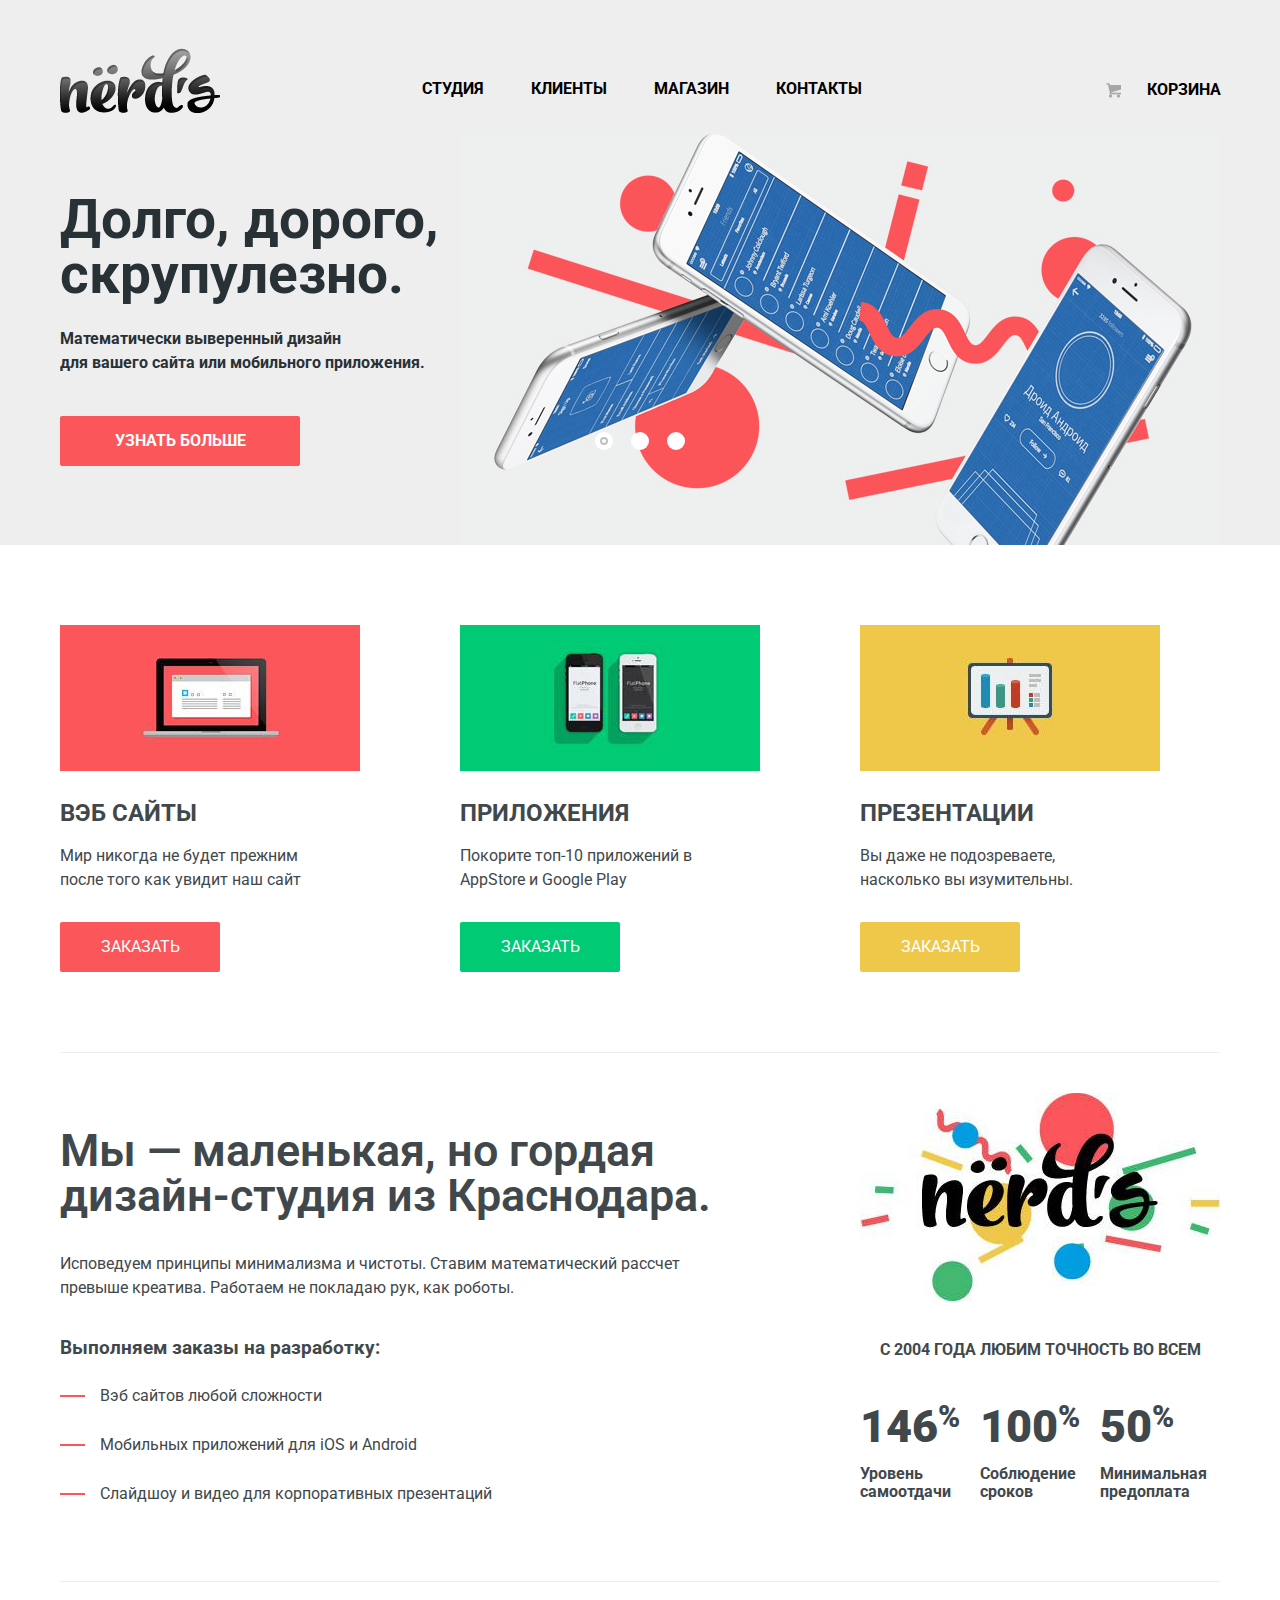
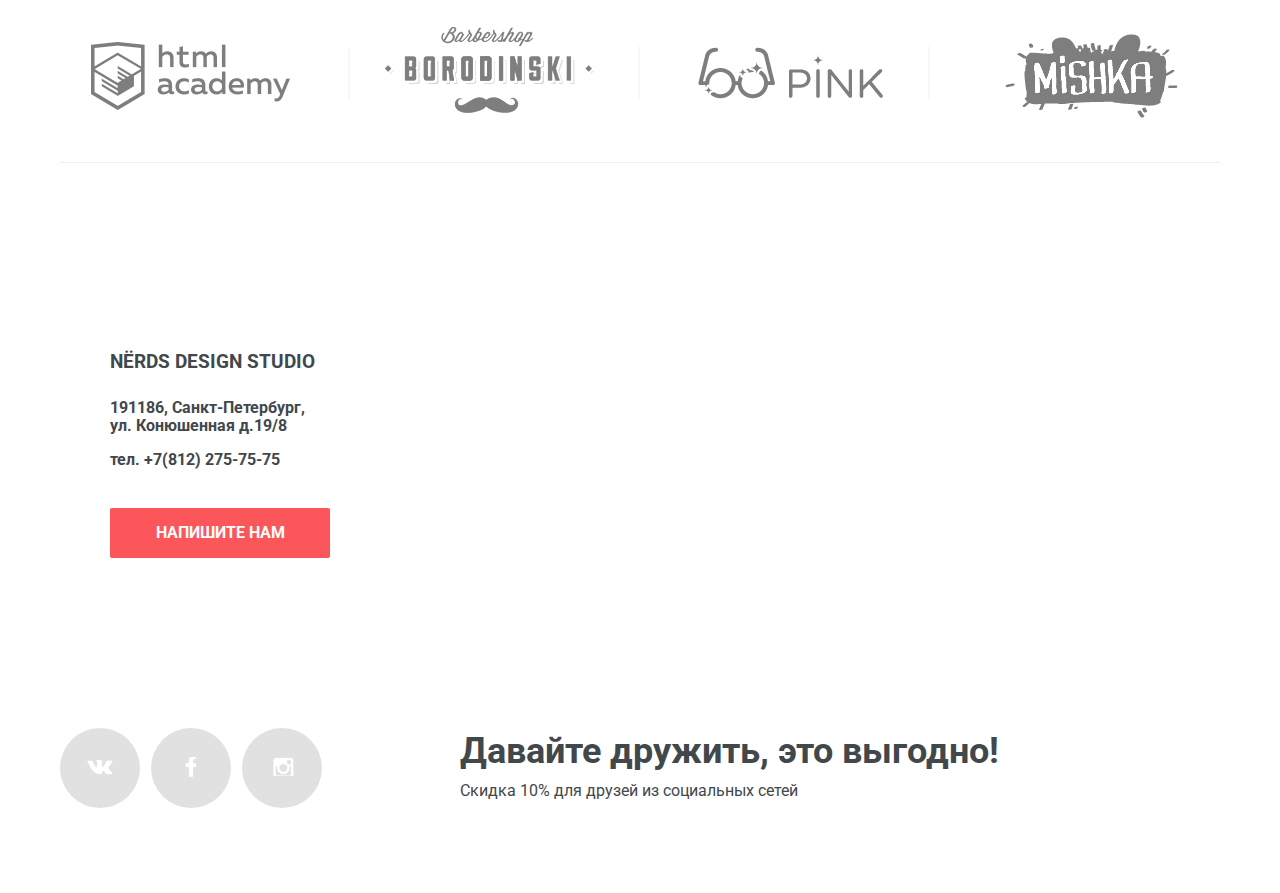
<file: index.html>
<!DOCTYPE html>
<html lang="ru">

<head>
    <meta charset="utf-8">
    <title>HTML Academy: Нёрдс</title>
    <link href="https://fonts.googleapis.com/css?family=Roboto:400,700&amp;subset=cyrillic" rel="stylesheet">
    <link rel="stylesheet" href="css/normalize.css">
    <link rel="stylesheet" href="css/min.style.css">
</head>
<body>
    <header class="main_header">
        <div class="container clearfix">
            <div class="logo">
                <a href="index.html"> <img src="img/nerds-logo.png" width="160" height="65" alt="Нёрдс"></a>
            </div>
            <nav class="nav_navigation ">
                <ul>
                    <li><a href="#">Студия</a></li>
                    <li><a href="#">Клиенты</a></li>
                    <li><a href="catalog.html">Магазин</a></li>
                    <li><a href="#">Контакты</a></li>
                </ul>
            </nav>
            <div class="header_cart">
                <a href="#" class="cart">корзина</a>
            </div>
        </div>
        <div class="slider">
            <input type="radio" id="btn-1" name="toggle" checked="checked">
            <input type="radio" id="btn-2" name="toggle">
            <input type="radio" id="btn-3" name="toggle">
            <div class="slider-controls">
                <label for="btn-1"></label>
                <label for="btn-2"></label>
                <label for="btn-3"></label>
            </div>
            <div class="slides">
                <div class="slide slide_1">
                    <div class="slide_text">
                        <div class="slide_title"> Долго, дорого, скрупулезно.</div>
                        <p>Математически выверенный дизайн
                            <br> для вашего сайта или мобильного приложения.</p>
                        <a href="#" class="btn">узнать больше</a>
                    </div>
                </div>
                <div class="slide slide_2">
                    <div class="slide_text">
                        <div class="slide_title"> Любим математику как никто другой</div>
                        <p>Никакого креатива, только математические формулы
                            <br>для расчета идеальных пропорций.</p>
                        <a href="#" class="btn">узнать больше</a>
                    </div>
                </div>
                <div class="slide slide_3">
                    <div class="slide_text">
                        <div class="slide_title"> Только ночь, только хардкор</div>
                        <p>Работать днем, как все? Мы против этого.
                            <br>Ближе к полуночи работа только начинается.</p>
                        <a href="#" class="btn">узнать больше</a>
                    </div>
                </div>
            </div>
        </div>
    </header>
    <main class="content">
        <div class="content_item">
            <div class="container">
                <article class="item">
                    <img src="img/illustration-1.jpg" width="300" height="146" alt="Вэб сайты">
                    <h2>Вэб сайты</h2>
                    <p>Мир никогда не будет прежним
                        <br> после того как увидит наш сайт </p>
                    <a href="#" class="btn red">Заказать</a>
                </article>
                <article class="item">
                    <img src="img/illustration-2.jpg" width="300" height="146" alt="Вэб сайты">
                    <h2>Приложения</h2>
                    <p>Покорите топ-10 приложений в
                        <br>AppStore и Google Play</p>
                    <a href="#" class="btn green">Заказать</a>
                </article>
                <article class="item">
                    <img src="img/illustration-3.jpg" width="300" height="146" alt="Вэб сайты">
                    <h2>Презентации</h2>
                    <p>Вы даже не подозреваете,
                        <br> насколько вы изумительны. </p>
                    <a href="#" class="btn yellow">Заказать</a>
                </article>
            </div>
        </div>
        <div class="content_info">
            <div class="container clearfix">
                <div class="content_info_left">
                    <b>Мы &mdash; маленькая, но гордая дизайн-студия из Краснодара.</b>
                    <p>
                        <br>Исповедуем принципы минимализма и чистоты. Ставим математический рассчет превыше креатива. Работаем не покладаю рук, как роботы.</p>
                    <h3>Выполняем заказы на разработку:</h3>
                    <ul>
                        <li>Вэб сайтов любой сложности</li>
                        <li>Мобильных приложений для iOS и Android</li>
                        <li>Слайдшоу и видео для корпоративных презентаций</li>
                    </ul>
                </div>
                <div class="content_info_right">
                    <div class="content_info_right_img">
                        <img src="img/nerds-illustration.jpg" width="360" height="208" alt="">
                    </div>
                    <h3>С 2004 года любим точность во всем</h3>
                    <div class="procent clearfix">
                        <div class="procent_item"><b>146<span><sup>%</sup></span></b>
                            <p>Уровень самоотдачи</p>
                        </div>
                        <div class="procent_item"><b>100<span><sup>%</sup></span></b>
                            <p>Соблюдение сроков</p>
                        </div>
                        <div class="procent_item"><b>50<span><sup>%</sup></span></b>
                            <p>Минимальная предоплата</p>
                        </div>
                    </div>
                </div>
            </div>
        </div>
        <div class="content_logo ">
            <div class="container clearfix">
                <a href="#" class="logo_item logo_1"> <img src="img/logo_html-acdemy.png" alt="Html-academy" width="199" height="68"> </a>
                <a href="#" class="logo_item logo_2"> <img src="img/logo_borodinski.png" alt="Borodinski" width="209" height="90"></a>
                <a href="#" class="logo_item logo_3"> <img src="img/logo_pink.png" alt="Pink" width="185" height="52"></a>
                <a href="#" class="logo_item logo_4"> <img src="img/logo_mishka.png" alt="Mishka" width="173" height="84"></a>
            </div>
        </div>
        <div class="content_map">
            <div class="container">
                <div class="contact">
                    <h3>NЁRDS DESIGN STUDIO</h3>
                    <p>191186, Санкт-Петербург, ул. Конюшенная д.19/8</p>
                    <p>тел. +7(812) 275-75-75</p>
                    <a href="write_us.html" class="btn write_btn">Напишите нам</a>
                </div>
            </div>
            <iframe class="map" src="https://www.google.com/maps/embed?pb=!1m18!1m12!1m3!1d1998.5991043651586!2d30.320894616097!3d59.938794181876254!2m3!1f0!2f0!3f0!3m2!1i1024!2i768!4f13.1!3m3!1m2!1s0x4696310fca5ba729%3A0xea9c53d4493c879f!2z0JHQvtC70YzRiNCw0Y8g0JrQvtC90Y7RiNC10L3QvdCw0Y8g0YPQuy4sIDE5LCDQodCw0L3QutGCLdCf0LXRgtC10YDQsdGD0YDQsywgMTkxMTg2!5e0!3m2!1sru!2sru!4v1479219650776" height="416" style="border:0" allowfullscreen></iframe>
        </div>
    </main>
    <footer class="main_footer">
        <div class="container clearfix">
            <section class="footer_social">
                <a href="#" class="vk">Вконтакте</a>
                <a href="#" class="fb">Фейсбук</a>
                <a href="#" class="inst">Инстаграм</a>
            </section>
            <section class="main_footer_right">
                <h3>Давайте дружить, это выгодно!</h3>
                <p>Скидка 10% для друзей из социальных сетей</p>
            </section>
        </div>
    </footer>
    <div class="modal_content">
        <button class="modal_content_close" type="button" title="Закрыть">Закрыть</button>
        <h2>Напишите нам</h2>
        <form action="#" class="write_us" method="post">
            <div class="input_container clearfix">
                <label for="name">Ваше имя:</label>
                <label for="email">Ваш e-mail:</label>
                <input type="text" name="name" id="name" placeholder="Представьтесь, пожалуйста">
                <input type="text" name="email" id="email" placeholder="Для отправки ответа">
            </div>
            <label for="message">Текст письма:</label>
            <textarea placeholder=" В свободной форме" name="message" id="message"></textarea>
            <button class="btn" type="submit">Отправить</button>
        </form>
    </div>
    <script type="text/javascript" src="js/min.script.js"></script>
</body>
</html>
</file>
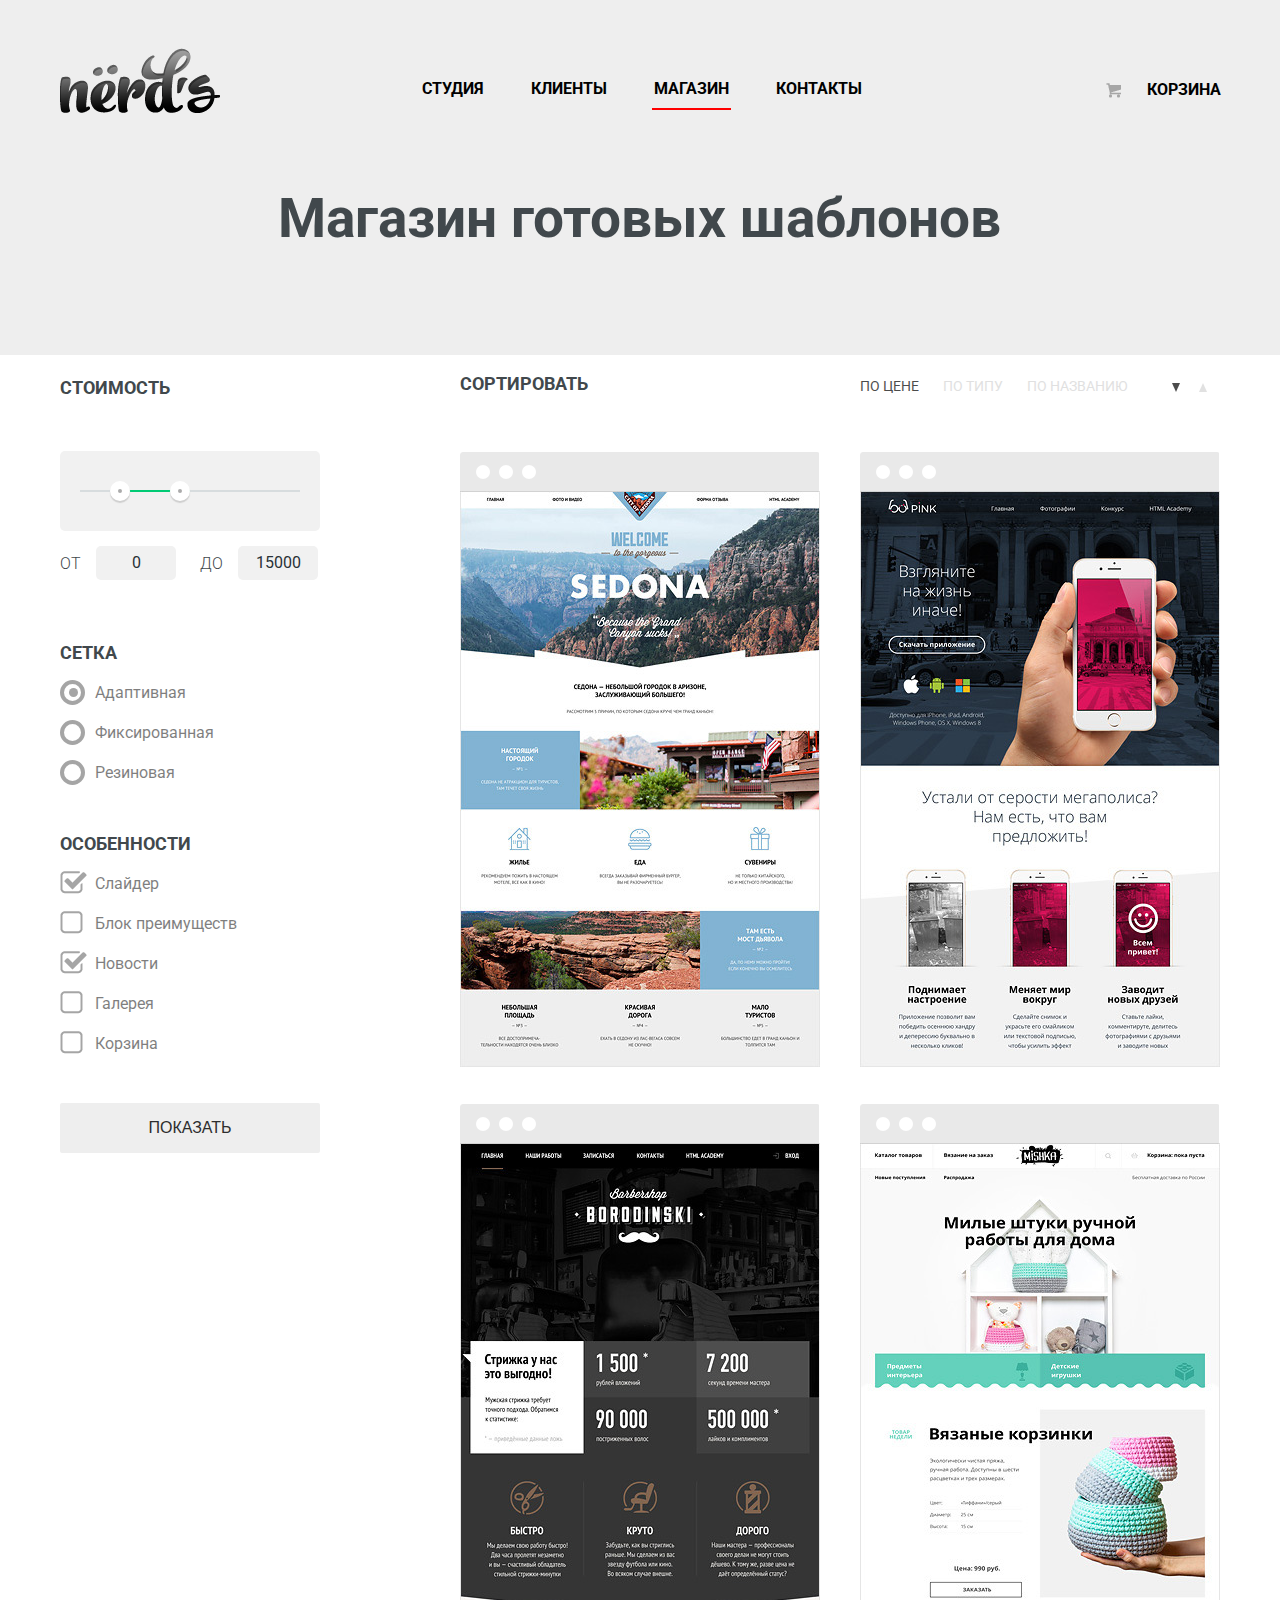
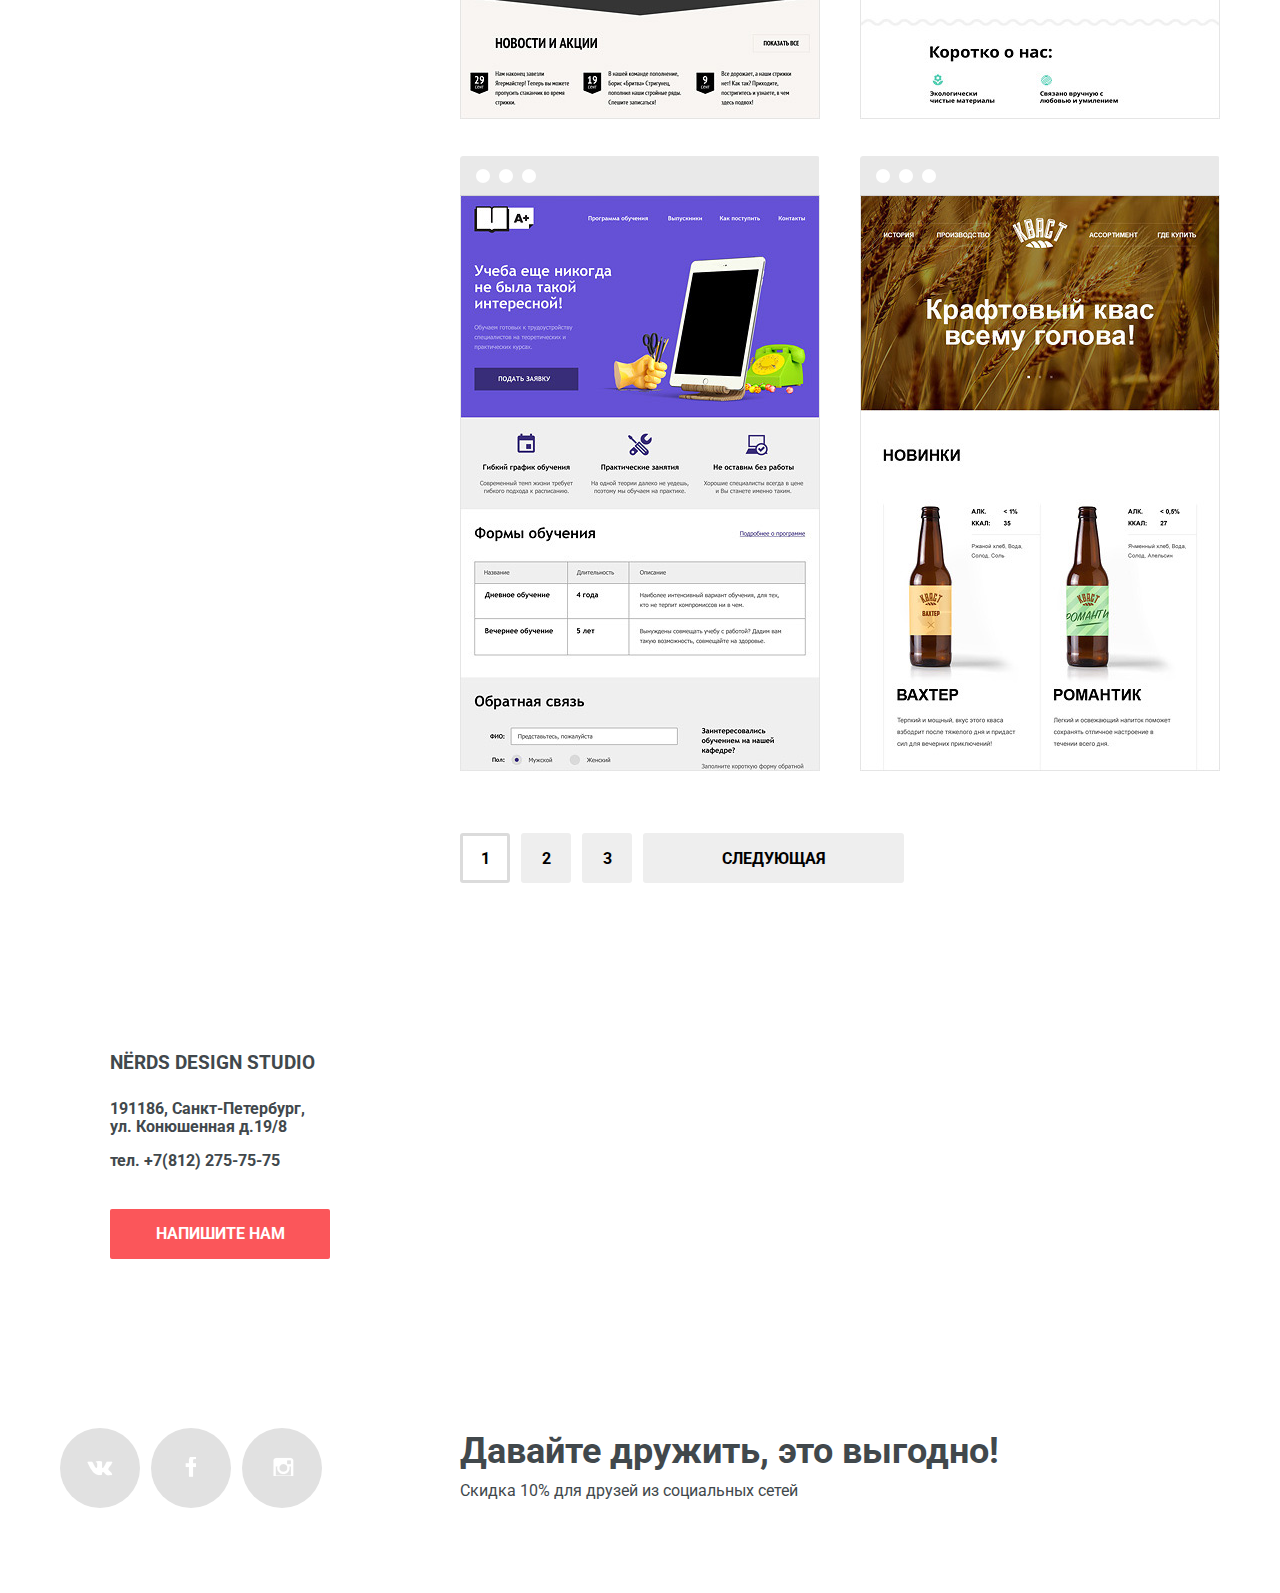
<file: catalog.html>
<!DOCTYPE html>
<html lang="ru">

<head>
    <meta charset="utf-8">
    <title>HTML Academy: Нёрдс Магазин</title>
    <link href="https://fonts.googleapis.com/css?family=Roboto:400,400i,500,500i,700&amp;subset=cyrillic" rel="stylesheet">
    <link rel="stylesheet" href="css/normalize.css">
    <link rel="stylesheet" href="css/min.style.css">
</head>

<body>
    <header class="main_header catalog_header">
        <div class="container clearfix">
            <div class="logo">
                <a href="index.html"><img src="img/nerds-logo.png" width="160" height="65" alt="Нёрдс"></a>
            </div>
            <nav class="nav_navigation">
                <ul>
                    <li><a href="#">Студия</a></li>
                    <li><a href="#">Клиенты</a></li>
                    <li class="active_page"><span>Магазин</span></li>
                    <li><a href="#">Контакты</a></li>
                </ul>
            </nav>
            <div class="header_cart ">
                <a href="#" class="cart">корзина</a>
            </div>
        </div>
        <div class="header_title">
            <h1>Магазин готовых шаблонов</h1></div>
    </header>
    <main class="catalog">
        <div class="container clearfix">
            <div class="catalog_sidebar">
                <p>Стоимость</p>
                <form class="filter" action="filter.html" method="get">
                    <div class="range_filter">
                        <div class="range_controls">
                            <div class="scale">
                                <div class="bar" style="margin-left: 20%; width: 30%"></div>
                            </div>
                            <div class="toggle toggle_min"></div>
                            <div class="toggle toggle_max"></div>
                        </div>
                        <div class="price_controls clearfix">
                            <label class="min_price"><span>от</span>
                                <input name="min_price" type="text" value="0">
                            </label>
                            <label class="max_price"><span>до</span>
                                <input name="max_price" type="text" value="15000">
                            </label>
                        </div>
                    </div>
                    <div class="parametrs">
                        <p>Сетка</p>
                        <label>
                            <input type="radio" id="adaptive" name="net"  checked="checked">
                            <span class="radio_indicator"></span> <span>Адаптивная</span>
                        </label>
                        <label>
                            <input type="radio" id="fixed" name="net">
                            <span class="radio_indicator"></span><span>Фиксированная</span>
                        </label>
                        <label>
                            <input type="radio" id="rubber" name="net">
                            <span class="radio_indicator"></span><span> Резиновая</span>
                        </label>
                        <p>Особенности</p>
                        <label>
                            <input type="checkbox" id="slider" name="slider" checked>
                            <span class="checkbox_indicator"></span><span>Слайдер</span>
                        </label>
                        <br>
                        <label>
                            <input type="checkbox" id="block" name="iblock">
                            <span class="checkbox_indicator"></span><span> Блок преимуществ</span></label>
                        <br>
                        <label>
                            <input type="checkbox" id="news" checked="checked" name="news" >
                            <span class="checkbox_indicator"></span> <span>Новости</span>
                        </label>
                        <br>
                        <label>
                            <input type="checkbox" id="gallery" name="gallery" >
                            <span class="checkbox_indicator"></span><span> Галерея</span>
                        </label>
                        <br>
                        <label>
                            <input type="checkbox" id="cart" name="cart">
                            <span class="checkbox_indicator"></span><span> Корзина</span>
                        </label>
                    </div>
                    <button type="submit" class="btn">Показать</button>
                </form>
            </div>
            <div class="catalog_content">
                <div class="content_top_sort clearfix">
                    <div class="content_top_text">
                        <p>Сортировать</p>
                    </div>
                    <div class="content_top_links">
                        <a href="#" class="active_sorts">По цене</a>
                        <a href="#">По типу</a>
                        <a href="#">По названию</a>
                        <a href="#" class="top_links_down">
                            <div class="active_sort"></div>
                        </a>
                        <a href="#" class="top_links_up">
                            <div></div>
                        </a>
                    </div>
                </div>
                <article class="catalog_content_item">
                    <img src="img/img-sedona.jpg" width="360" height="576" alt="sedona">
                    <div class="content_item_sale">
                        <div class="item_container">
                            <a class="item_sale_info" href="#">
                                <h2>Sedona</h2></a>
                            <p>Информационный сайт для туристов</p>
                            <a href="#" class="btn">9900 руб.</a>
                        </div>
                    </div>
                </article>
                <article class="catalog_content_item">
                    <img src="img/img-pink.jpg" width="360" height="576" alt="Pink">
                    <div class="content_item_sale">
                        <div class="item_container">
                            <a class="item_sale_info" href="#"><h2>Pink</h2></a>
                            <p>Продуктовый лендинг приложения для iOS и Android</p>
                            <a href="#" class="btn">9900 руб.</a>
                        </div>
                    </div>
                </article>
                <article class="catalog_content_item">
                    <img src="img/img-barbershop.jpg" width="360" height="576" alt="Borodinsky">
                    <div class="content_item_sale">
                        <div class="item_container">
                            <a class="item_sale_info" href="#"><h2>Borodinsky</h2></a>
                            <p>Сайт салоны красоты. Для мужчин, да.</p>
                            <a href="#" class="btn">9900 руб.</a>
                        </div>
                    </div>
                </article>
                <article class="catalog_content_item">
                    <img src="img/img-mishka.jpg" width="360" height="576" alt="Mishka">
                    <div class="content_item_sale">
                        <div class="item_container">
                            <a class="item_sale_info" href="#"><h2>Mishka</h2></a>
                            <p>Интернет-магазин вязаных игрушек</p>
                            <a href="#" class="btn">9900 руб.</a>
                        </div>
                    </div>
                </article>
                <article class="catalog_content_item">
                    <img src="img/img-aplus.jpg" width="360" height="576" alt="study">
                    <div class="content_item_sale">
                        <div class="item_container">
                            <a class="item_sale_info" href="#">
                                <h2>A Plus</h2> </a>
                            <p>Лендинг курсов повышения квалификации</p>
                            <a href="#" class="btn">9900 руб.</a>
                        </div>
                    </div>
                </article>
                <article class="catalog_content_item">
                    <img src="img/img-kvast.jpg" width="360" height="576" alt="Kvast">
                    <div class="content_item_sale">
                        <div class="item_container">
                            <a class="item_sale_info" href="#">
                                <h2>Kvast</h2></a>
                            <p>Промо-сайт производителя крафтового кваса</p>
                            <a href="#" class="btn">9900 руб.</a>
                        </div>
                    </div>
                </article>
                <div class="paginator">
                    <a href="#" class="paginator_page btn active_paginator">1</a>
                    <a href="#" class="paginator_page btn">2</a>
                    <a href="#" class="paginator_page btn">3</a>
                    <a href="#" class="paginator_page btn">Следующая</a>
                </div>
            </div>
        </div>
        <div class="content_map">
            <div class="container">
                <div class="contact">
                    <h3>NЁRDS DESIGN STUDIO</h3>
                    <p>191186, Санкт-Петербург, ул. Конюшенная д.19/8</p>
                    <p>тел. +7(812) 275-75-75</p>
                    <a href="write_us.html" class="btn write_btn">Напишите нам</a>
                </div>
            </div>
            <iframe class="map" src="https://www.google.com/maps/embed?pb=!1m18!1m12!1m3!1d1998.5991043651586!2d30.320894616097!3d59.938794181876254!2m3!1f0!2f0!3f0!3m2!1i1024!2i768!4f13.1!3m3!1m2!1s0x4696310fca5ba729%3A0xea9c53d4493c879f!2z0JHQvtC70YzRiNCw0Y8g0JrQvtC90Y7RiNC10L3QvdCw0Y8g0YPQuy4sIDE5LCDQodCw0L3QutGCLdCf0LXRgtC10YDQsdGD0YDQsywgMTkxMTg2!5e0!3m2!1sru!2sru!4v1479219650776" height="416" style="border:0" allowfullscreen></iframe>
        </div>
    </main>
    <footer class="main_footer">
        <div class="container clearfix">
            <section class="footer_social">
                <a href="#" class="vk">Вконтакте</a>
                <a href="#" class="fb">Фейсбук</a>
                <a href="#" class="inst">Инстаграм</a>
            </section>
            <section class="main_footer_right">
                <h3>Давайте дружить, это выгодно!</h3>
                <p>Скидка 10% для друзей из социальных сетей</p>
            </section>
        </div>
    </footer>
    <div class="modal_content">
        <button class="modal_content_close" type="button" title="Закрыть">Закрыть</button>
        <h2>Напишите нам</h2>
        <form action="#" class="write_us" method="post">
            <div class="input_container clearfix">
                <label for="name">Ваше имя:</label>
                <label for="email">Ваш e-mail:</label>
                <input type="text" name="name" id="name" placeholder="Представьтесь, пожалуйста">
                <input type="text" name="email" class="last" id="email" placeholder="Для отправки ответа">
            </div>
            <label for="message">Текст письма:</label>
            <textarea placeholder=" В свободной форме" name="message" id="message"></textarea>
            <button class="btn" type="submit">Отправить</button>
        </form>
    </div>
    <script type="text/javascript" src="js/min.script.js"></script>
</body>

</html>
</file>
<file: css/min.style.css>
.btn,.content_item_sale a,.content_top_sort a,.header_cart a{text-decoration:none}body{font-size:16px;line-height:24px;color:#41484c;font-weight:700;font-family:Roboto,Arial,sans-serif;background-color:#fff}h1{font-size:55px;line-height:55px}.header_cart,.nav_navigation li{font-size:16px;line-height:30px;text-transform:uppercase}button:active{outline:0}.clearfix::after{content:"";display:table;clear:both}.container{width:1160px;margin:0 auto}.main_header{margin:0 auto 80px;min-height:355px;background-color:#eee}.catalog_header{margin-bottom:0}.main_header .container{padding-top:48px}.logo{float:left;width:160px;height:65px;margin-right:200px;opacity:1}.active_cart::after,.nav_navigation .active_page::after{left:0;height:2px;content:"";right:0}.logo:hover{opacity:.7}.footer_social a:active::before,.logo a:active{opacity:.3}.nav_navigation{float:left;width:600px}.nav_navigation ul{margin:0;padding:0;list-style:none}.nav_navigation li{position:relative;display:inline-block;vertical-align:top;margin-right:39px}.nav_navigation a,.nav_navigation span{display:block;padding:26px 2px;color:#000;text-decoration:none}.nav_navigation .active_page{position:relative;background-color:none}.nav_navigation .active_page::after{position:absolute;bottom:20px;background-color:red}.nav_navigation .active span{display:block;padding:26px 2px;color:#fff}.active_cart{position:relative;background-color:none}.active_cart::after{position:absolute;bottom:-5px;background-color:red}.nav_navigation a:hover{color:#f44}.nav_navigation a:active{color:#d1d1d1}.header_cart{float:right;width:110px}.header_cart a{position:relative;display:block;color:#000;padding-left:37px;padding-top:27px}.header_cart a:hover{color:#f44}.header_cart a:active{color:#d1d1d1}.header_cart a::before{content:"";position:absolute;top:35px;left:-4px;width:15px;height:15px;background:url(../img/sprite.png) no-repeat #eee}.slider{position:relative;width:1160px;height:415px;margin:0 auto}.slider input[type=radio]{position:absolute;opacity:0}.slider-controls{position:absolute;bottom:98px;left:50%;width:200px;height:10px;margin-left:-100px;text-align:center;z-index:1000}.slider-controls label{display:inline-block;width:4px;height:4px;margin:0 12px;background:#fff;border:2px solid #fff;vertical-align:top;box-shadow:0 0 0 5px #fff;border-radius:50%;cursor:pointer}.slide_1,.slide_2{background-position:100% -15px}.slide_1,.slide_2,.slide_3{background-repeat:no-repeat}#btn-1:checked~.slider-controls label[for=btn-1],#btn-2:checked~.slider-controls label[for=btn-2],#btn-3:checked~.slider-controls label[for=btn-3]{border:2px solid #c1c1c1}.content_info,.content_item,.content_logo{border-bottom:1px solid #eee}.slide{position:absolute;top:0;left:0;width:100%;height:100%;overflow:hidden;background-color:#eee;display:none}#btn-1:checked~.slides .slide:nth-child(1),#btn-2:checked~.slides .slide:nth-child(2),#btn-3:checked~.slides .slide:nth-child(3),.btn{display:block}.slide_1{background-image:url(../img/slider-1.png)}.slide_2{background-image:url(../img/slider-2.png)}.slide_3{background-image:url(../img/slider-3.png);background-position:100% 0}.slide_text{float:left;width:518px;color:#283136;margin-top:62px}.slide_title{font-size:55px;line-height:55px;font-weight:700;margin-bottom:25px;width:525px}.btn{width:240px;height:37px;padding-top:13px;text-align:center;color:#fff;text-transform:uppercase;border-radius:2px;background-color:#fb565a}.slide .btn:hover{background-color:#e80000}.slide .btn:active{background-color:#ca0000;color:#d34c4c}.green{background-color:#00ca74}.yellow{background-color:#efc84a}.red:active{background-color:#ca0000;color:#d34c4c}.green:active{background-color:#009428;color:#39a04b}.yellow:active{background-color:#f08f00;color:#f19a31}.red:hover{background-color:#e80000}.green:hover{background-color:#00b836}.yellow:hover{background-color:#fda900}.slide_text .btn{margin-top:41px}.content_item .btn{width:160px;margin-top:30px}.content{margin:0 auto}.content_item{width:1100px;margin:0 auto 20px;font-size:0;line-height:0;padding-bottom:80px;padding-right:60px}.content_item h2{text-transform:uppercase;font-size:24px;line-height:30px;font-weight:700;margin-bottom:0}.item{display:inline-block;vertical-align:top;width:300px;margin-right:100px;font-size:16px;line-height:24px;font-weight:400}.item:nth-child(3n){margin-right:0}.content_info{width:1160px;margin:0 auto 40px;padding-bottom:50px;padding-top:20px}.content_info_left b{font-size:45px;line-height:45px;font-weight:600}.content_info_left p{margin-top:10px;font-weight:400;margin-bottom:36px}.content_info_left ul{padding-top:5px;list-style:none}.content_info_left li{position:relative;font-weight:400;margin-bottom:25px}.content_info_left li::before{content:"";position:absolute;top:50%;left:0;margin-top:-1px;margin-left:-40px;width:25px;height:2px;background-color:#fb565a}.content_info_left h3{margin-top:3px}.content_info_left{float:left;width:660px;margin-top:35px}.content_info_right{float:right;width:360px;text-align:center}.content_info_right_img{margin-bottom:30px}.content_info_right h3{font-size:16px;text-transform:uppercase;margin-bottom:50px}.procent{padding-top:10px}.procent_item{float:left;vertical-align:top;width:100px;margin-right:20px;padding:0;text-align:left}.procent_item b{font-size:45px;line-height:10.5px}.procent_item span{font-size:40px;line-height:10.5px}.contact p,.procent_item p{font-size:16px;line-height:18px}.content_logo{width:1160px;margin:0 auto 80px}.logo_item{display:block;position:relative;padding:0;float:left;vertical-align:middle;width:290px;height:140px;opacity:.5}.logo_1{padding-left:31px;padding-top:20px;width:259px;height:120px}.logo_2{padding-left:35px;padding-top:5px;width:255px;height:135px}.logo_3{padding-left:58px;padding-top:25px;width:232px;height:115px}.logo_4{padding-left:75px;padding-top:12px;width:215px;height:128px}.logo_item::after{content:"";position:absolute;top:25px;right:0;width:2px;height:52px;background-color:#eee}.content_map,.content_map .container{position:relative}.logo_item:nth-child(4)::after{display:none}.logo_item:hover{opacity:1}.logo_item:active{opacity:.1}.content_map{margin:0 auto;width:100%;height:416px}.map{width:100%}.contact{position:absolute;top:54px;left:0;width:220px;background-color:#fff;padding:35px 50px 50px}.contact .btn:hover{background-color:#e80000}.contact h3{margin-bottom:25px}.contact .btn{width:220px;margin-top:39px}.main_footer{padding-top:69px}.footer_social{float:left;width:270px;margin-right:130px}.footer_social a{display:inline-block;vertical-align:top;position:relative;width:80px;height:80px;border-radius:50%;font-size:0;background-color:#e1e1e1;margin-right:7px;margin-bottom:85px}.footer_social .fb::before,.footer_social .inst::before,.footer_social .vk::before{position:absolute;top:50%;left:50%;content:""}.footer_social a:hover{background-color:#e80000}.footer_social a:active{background-color:#ca0000}.footer_social a:last-child{margin-right:0}.footer_social .vk::before{margin-top:-11.5px;margin-left:-13px;width:26px;height:21px;background:url(../img/sprite.png) -173px 4px no-repeat}.footer_social .fb::before{margin-top:-11px;margin-left:-7px;width:12px;height:22px;background:url(../img/sprite.png) -109px -2px no-repeat}.footer_social .inst::before{margin-top:-13px;margin-left:-11.5px;width:26px;height:21px;background:url(../img/sprite.png) -135px 2px no-repeat}.main_footer_right{float:left;width:560px}.main_footer_right h3{font-size:36px;line-height:36px;margin-top:5px;margin-bottom:-5px}.main_footer_right p{font-size:16px;line-height:22px;font-weight:400}@keyframes widening{0%{transform:translateY(-1000px)}100%{transform:translateY(0)}}.modal_content{position:fixed;width:760px;height:454px;padding:68px 100px;left:50%;bottom:198px;margin-left:-480px;background-color:#fff;box-shadow:0 25px 55px #5e5f5f;display:none}.modal_content_show{display:block;animation-name:widening;animation-duration:.6s}.modal_content .btn{border:0;margin-top:26px;width:260px;height:50px;padding-top:0;font-size:16px;line-height:18px}.modal_content_close{position:absolute;top:80px;right:90px;width:22px;height:22px;font-size:0;background-color:transparent;border:0;cursor:pointer}.modal_content_close::after,.modal_content_close::before{content:"";position:absolute;top:10px;left:2px;width:20px;height:4px;background-color:#fecccd;border-radius:1px}.modal_content_close:hover::after,.modal_content_close:hover::before{background-color:red}.modal_content_close:active::after,.modal_content_close:active::before{background-color:#ffe5e5}.modal_content_close::before{-ms-transform:rotate(45deg);transform:rotate(45deg)}.modal_content_close::after{-ms-transform:rotate(-45deg);transform:rotate(-45deg)}.modal_content h2{font-size:45px;line-height:45px;margin:0 0 37px -2px}input[type=text]{display:block;float:left;vertical-align:top;width:328px;margin:0;padding:14px;font-size:16px;line-height:18px;color:#767676;border:2px solid #f2fafe;border-radius:2px}input[type=text]:focus{border:2px solid #000;color:#000}input[type=text]:hover{border:2px solid #abb2b6;color:#bcbcbc}input[type=text]:nth-of-type(2){margin-right:0;float:right}.write_us label{display:inline-block;vertical-align:top;width:200px;margin-bottom:10px;font-size:16px;line-height:18px}.write_us label:first-child{margin-right:195px}textarea{width:736px;height:94px;padding:10px 9px;border-radius:2px;border:2px solid #f2fafe;margin-bottom:12px;resize:none}.write_us textarea:hover{border:2px solid #abb2b6;color:#bcbcbc}.write_us textarea:focus{border:2px solid #000;color:#000}.input_container{width:100%;margin-bottom:32px}.catalog{margin:0 auto}.parametrs input[type=radio],.parametrs input[type=checkbox]{display:none}.catalog_content_item,.content_top_links a,.content_top_sort a,.parametrs label,.price_controls label{display:inline-block;vertical-align:top}.catalog_sidebar p{font-size:18px;line-height:30px;text-transform:uppercase;margin-bottom:48px}.catalog_sidebar .btn{margin-top:29px;width:260px;height:50px;padding-top:0;font-size:16px;line-height:18px;color:#2d2d2d;border:4px solid #eee;background-color:#eee;overflow:hidden}.catalog_sidebar .btn:hover{background-color:#dfdfdf;border-color:#dfdfdf}.catalog_sidebar .btn:active{background-color:#d5d5d5;border-color:#bfbfbf #d5d5d5 #d5d5d5;color:#a6a6a6}.parametrs p{margin-top:26px;margin-bottom:15px}.parametrs label{position:relative;padding-left:35px;cursor:pointer;font-size:16px;line-height:20px;font-weight:400;margin-bottom:20px;color:#000;opacity:.5}.parametrs label:hover{opacity:1}.parametrs input[type=radio]:disabled~span,.parametrs input[type=checkbox]:disabled~span{opacity:.3}.parametrs input[type=radio]+.radio_indicator{position:absolute;top:-3px;left:0;width:17px;height:17px;border-radius:50%;border:4px solid #4d4d4d}.parametrs input[type=checkbox]+.checkbox_indicator{position:absolute;top:-3px;left:0;width:27px;height:23px;background-image:url(../img/sprite.png);background-position:-30px 0}.parametrs input[type=radio]:checked+.radio_indicator::before{content:"";position:absolute;top:4px;left:4.5px;width:9px;height:9px;border-radius:50%;background-color:#4d4d4d}.parametrs input[type=checkbox]:checked+.checkbox_indicator{content:"";position:absolute;top:-3px;left:0;width:27px;height:23px;background-image:url(../img/sprite.png);background-position:-68px 0}.header_title{width:760px;padding-left:36px;margin:61px auto 0}.catalog_sidebar{float:left;width:260px}.range_filter{width:260px;margin-bottom:58px}.range_controls{position:relative;height:41px;padding-top:39px;padding-right:20px;padding-left:20px;margin-bottom:15px;border-radius:5px;background:#f1f1f1}.range_controls .scale{height:2px;background:#d7dcde}.range_controls .bar{width:70%;height:2px;background:#00ca74}.range_controls .toggle{position:absolute;top:30px;left:0;width:4px;height:4px;cursor:pointer;border:8px solid #fff;border-radius:50%;background:#ababab;box-shadow:0 2px 1px 0 #cfcfcf}.range_controls .toggle_min{left:50px}.range_controls .toggle_max{left:110px}.price_controls{font-size:0}.price_controls label{font-size:16px;line-height:22px;font-weight:300;text-transform:uppercase;width:50%;text-align:left}.price_controls span{float:left;padding-top:7px}.max_price span{margin-left:10px}.min-price input{margin-left:20px}.max_price{text-align:right}.price_controls input{font-family:Roboto,Arial,sans-serif;font-size:16px;width:60px;margin-left:15px;padding:8px 10px;text-align:center;color:#283136;border:none;border-radius:5px;background:#f1f1f1}.price_controls input:focus,.price_controls input:hover{border:none;overflow:hidden}.top_links_down div,.top_links_up div{width:0;height:0;border-left:4.5px solid transparent;border-right:4.5px solid transparent;margin-top:6px}.content_top_sort a{font-size:14px;line-height:18px;margin-right:5px;font-weight:400;text-transform:uppercase;color:#d4d4d4;opacity:.7}.content_item_sale h2,.content_top_sort{text-transform:uppercase;font-size:18px}.content_top_sort a:last-child{margin-right:0}.content_top_sort a:hover{color:#8b8b8b}.top_links_up div{border-bottom:9px solid #d4d4d4;margin-left:-5px}.top_links_up div:hover{border-bottom:9px solid #8b8b8b}.top_links_down div{border-top:9px solid #d4d4d4;margin-left:20px}.content_top_links .active_sort{border-top-color:#000;border-bottom-color:#000}.top_links_down div:hover{border-top:9px solid #8b8b8b}.content_top_sort{line-height:18px;margin-bottom:80px}.content_top_text p{margin-top:20px}.content_top_links .active_sorts{color:#000}.catalog_content{float:right;width:760px}.content_top_text{float:left;width:160px;text-align:left}.content_top_links{float:right;width:360px}.content_top_links a{margin-right:20px;margin-top:22px}.catalog_content_item{width:360px;margin-right:36px;margin-bottom:69px;position:relative}.catalog_content_item::before,.catalog_content_item:hover::before{content:"";top:-39px;left:0;width:359px;height:40px}.catalog_content_item img:hover+.content_item_sale,.content_item_sale:hover{display:block}.catalog_content_item::before{position:absolute;background-image:url(../img/browser.png)}.catalog_content_item:hover::before{position:absolute;background-image:url(../img/browser_h.png)}.content_item_sale{position:absolute;bottom:8px;width:360px;height:230px;text-align:center;box-sizing:border-box;background-color:#eee;display:none}.content_item_sale a{color:inherit}.item_container{width:260px;height:175px;margin:12px auto 0;overflow:hidden}.content_item_sale h2{line-height:30px}.content_item_sale p{font-size:16px;line-height:18px;font-weight:400;height:36px;width:260px;overflow:hidden}.content_item_sale .btn{width:200px;margin:28px auto 0;color:#fff}.active_paginator,.paginator_page{padding-top:14px;width:44px;height:30px}.content_item_sale .btn:hover{background-color:#e80000}.content_item_sale .btn:active{background-color:#ca0000}.catalog_content_item:nth-child(odd){margin-right:0}.paginator{margin-top:-14px;margin-bottom:60px}.paginator_page{display:inline-block;vertical-align:top;border-radius:3px;font-size:16px;line-height:18px;text-align:center;color:#000;border:3px solid #eee;background-color:#eee;margin-right:7px}.active_paginator{background:0 0;border:3px solid #dbdbdb}.paginator_page:hover{background-color:#bfbfbf;color:#000;border:3px solid transparent}.paginator_page:active{background-color:#d5d5d5;color:#a6a6a6;border-top:3px solid #bfbfbf}.paginator_page:last-child{width:255px}
</file>
